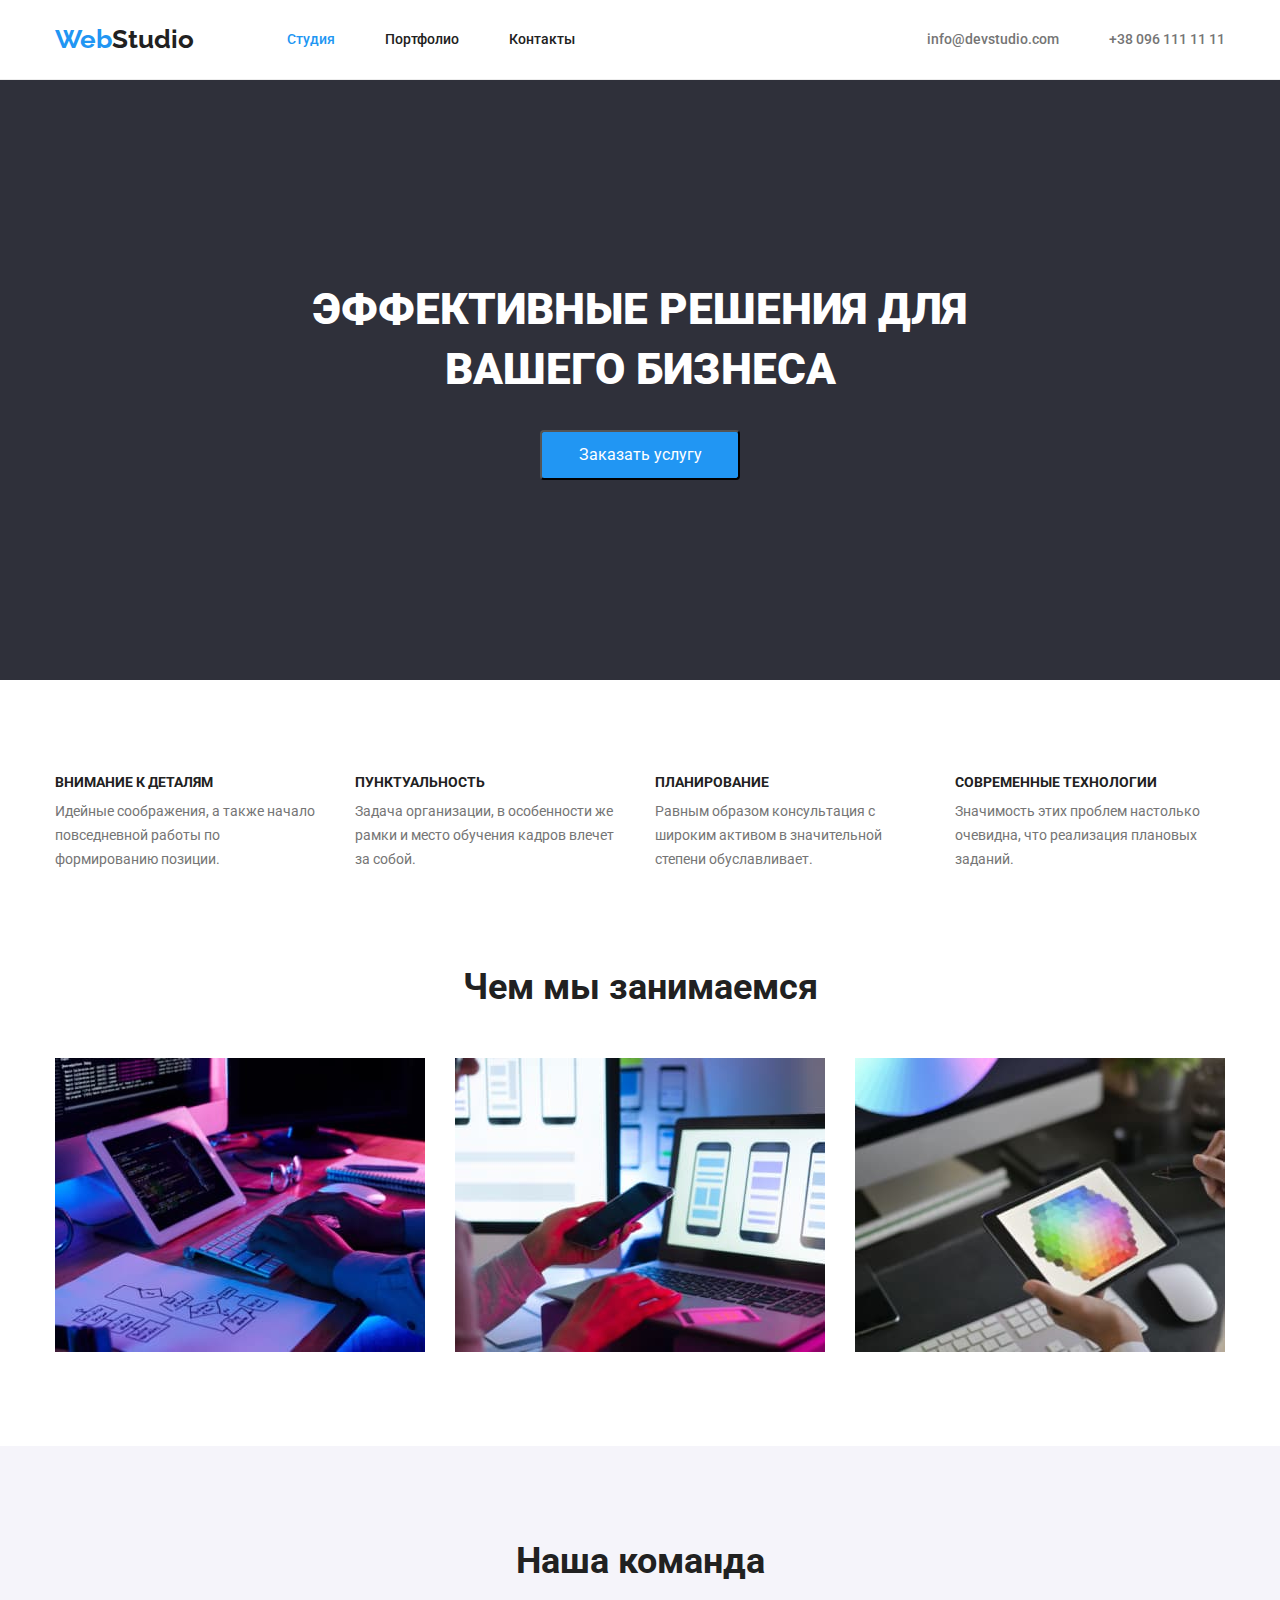
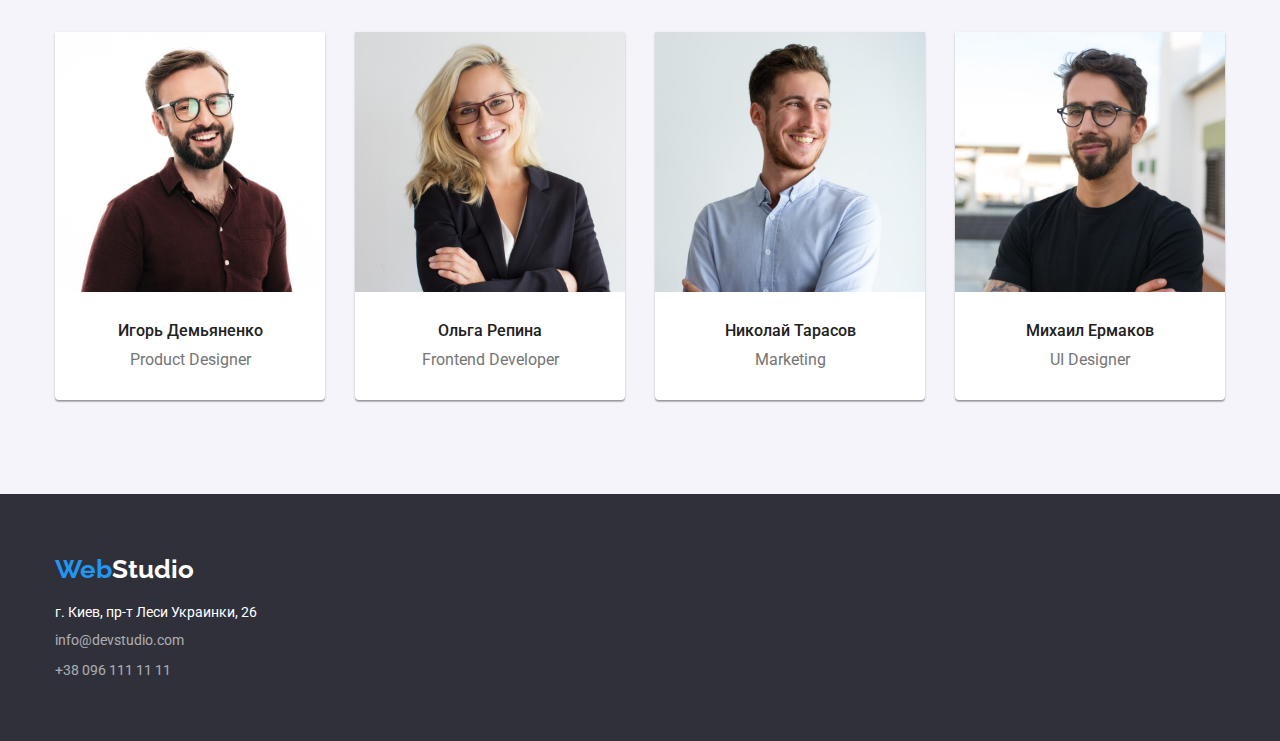
<file: index.html>
<!DOCTYPE html>
<html lang="ru">
  <head>
    <meta charset="UTF-8" />
    <meta http-equiv="X-UA-Compatible" content="IE=edge" />
    <meta name="viewport" content="width=device-width, initial-scale=1.0" />
    <title>Студия</title>
    <link rel="stylesheet" href="./css//modern-normalize.css" />
    <link rel="preconnect" href="https://fonts.gstatic.com" />
    <link
      href="https://fonts.googleapis.com/css2?family=Raleway:wght@700&family=Roboto:wght@400;500;700;900&display=swap"
      rel="stylesheet"
    />
    <link rel="stylesheet" href="./css//styles.css" />
  </head>
  <body>
    <!-- HEADER -->

    <header class="header">
      <div class="container header-container">
        <nav class="nav">
          <a href="./index.html" class="logo link"><span class="accent">Web</span>Studio</a>
          <ul class="site-nav list">
            <li class="nav-item">
              <a class="nav-link link curent" href="./index.html">Студия</a>
            </li>
            <li class="nav-item">
              <a class="nav-link link" href="./portfolio.html">Портфолио</a>
            </li>
            <li class="nav-item">
              <a class="nav-link link" href="#">Контакты</a>
            </li>
          </ul>
        </nav>

        <ul class="contacts list">
          <li class="contacts-item">
            <a class="contacts-link link" href="mailto:info@devstudio.com">info@devstudio.com</a>
          </li>
          <li class="contacts-item">
            <a class="contacts-link link" href="tel:+380961111111">+38 096 111 11 11</a>
          </li>
        </ul>
      </div>
    </header>

    <!-- MAIN -->

    <main>
      <section class="hero">
        <h1 class="hero-title">Эффективные решения для вашего бизнеса</h1>
        <button class="hero-btn" type="button">Заказать услугу</button>
      </section>

      <section class="about section">
        <div class="container">
          <h2 class="title visually-hidden">Про компанию</h2>
          <ul class="about-list list">
            <li class="about-list-item">
              <h3 class="about-subtitle">Внимание к деталям</h3>
              <p class="about-description">
                Идейные соображения, а также начало повседневной работы по формированию позиции.
              </p>
            </li>
            <li class="about-list-item">
              <h3 class="about-subtitle">Пунктуальность</h3>
              <p class="about-description">
                Задача организации, в особенности же рамки и место обучения кадров влечет за собой.
              </p>
            </li>
            <li class="about-list-item">
              <h3 class="about-subtitle">Планирование</h3>
              <p class="about-description">
                Равным образом консультация с широким активом в значительной степени обуславливает.
              </p>
            </li>
            <li class="about-list-item">
              <h3 class="about-subtitle">Современные технологии</h3>
              <p class="about-description">
                Значимость этих проблем настолько очевидна, что реализация плановых заданий.
              </p>
            </li>
          </ul>
        </div>
      </section>

      <section class="our-work section">
        <div class="container">
          <h2 class="title">Чем мы занимаемся</h2>
          <ul class="our-work-list list">
            <li class="our-work-item">
              <img src="./images/img1.jpg" width="370" alt="Человек работает за компьютером" />
            </li>
            <li class="our-work-item">
              <img
                src="./images/img2.jpg"
                width="370"
                alt="Человек с телефон в руке работает за компьютером"
              />
            </li>
            <li class="our-work-item">
              <img src="./images//img3.jpg" width="370" alt="Человек держит в левой руке планшет" />
            </li>
          </ul>
        </div>
      </section>

      <section class="team section">
        <div class="container">
          <h2 class="title">Наша команда</h2>
          <ul class="team-list list">
            <li class="team-item">
              <img src="./images/img4.jpg" width="270" alt="Фотография Игоря Демьяненка" />
              <div class="card-info">
                <h3 class="team-subtitle">Игорь Демьяненко</h3>
                <p class="team-description">Product Designer</p>
              </div>
            </li>
            <li class="team-item">
              <img src="./images/img5.jpg" width="270" alt="Фотография Ольги Репиной" />
              <div class="card-info">
                <h3 class="team-subtitle">Ольга Репина</h3>
                <p class="team-description">Frontend Developer</p>
              </div>
            </li>
            <li class="team-item">
              <img src="./images/img6.jpg" width="270" alt="Фотография Николая Тарасова" />
              <div class="card-info">
                <h3 class="team-subtitle">Николай Тарасов</h3>
                <p class="team-description">Marketing</p>
              </div>
            </li>
            <li class="team-item">
              <img src="./images/img7.jpg" width="270" alt="Фотография Михаила Ермакова" />
              <div class="card-info">
                <h3 class="team-subtitle">Михаил Ермаков</h3>
                <p class="team-description">UI Designer</p>
              </div>
            </li>
          </ul>
        </div>
      </section>
    </main>

    <!-- FOOTER -->

    <footer class="footer">
      <div class="container">
        <a href="./index.html" class="logo link"><span class="accent">Web</span>Studio</a>
        <address class="address">
          <p class="office-address">г. Киев, пр-т Леси Украинки, 26</p>
          <ul class="contacts list">
            <li class="contacts-item">
              <a class="contacts-link link" href="mailto:info@devstudio.com">info@devstudio.com</a>
            </li>
            <li class="contacts-item">
              <a class="contacts-link link" href="tel:+380961111111">+38 096 111 11 11</a>
            </li>
          </ul>
        </address>
      </div>
    </footer>
  </body>
</html>
</file>
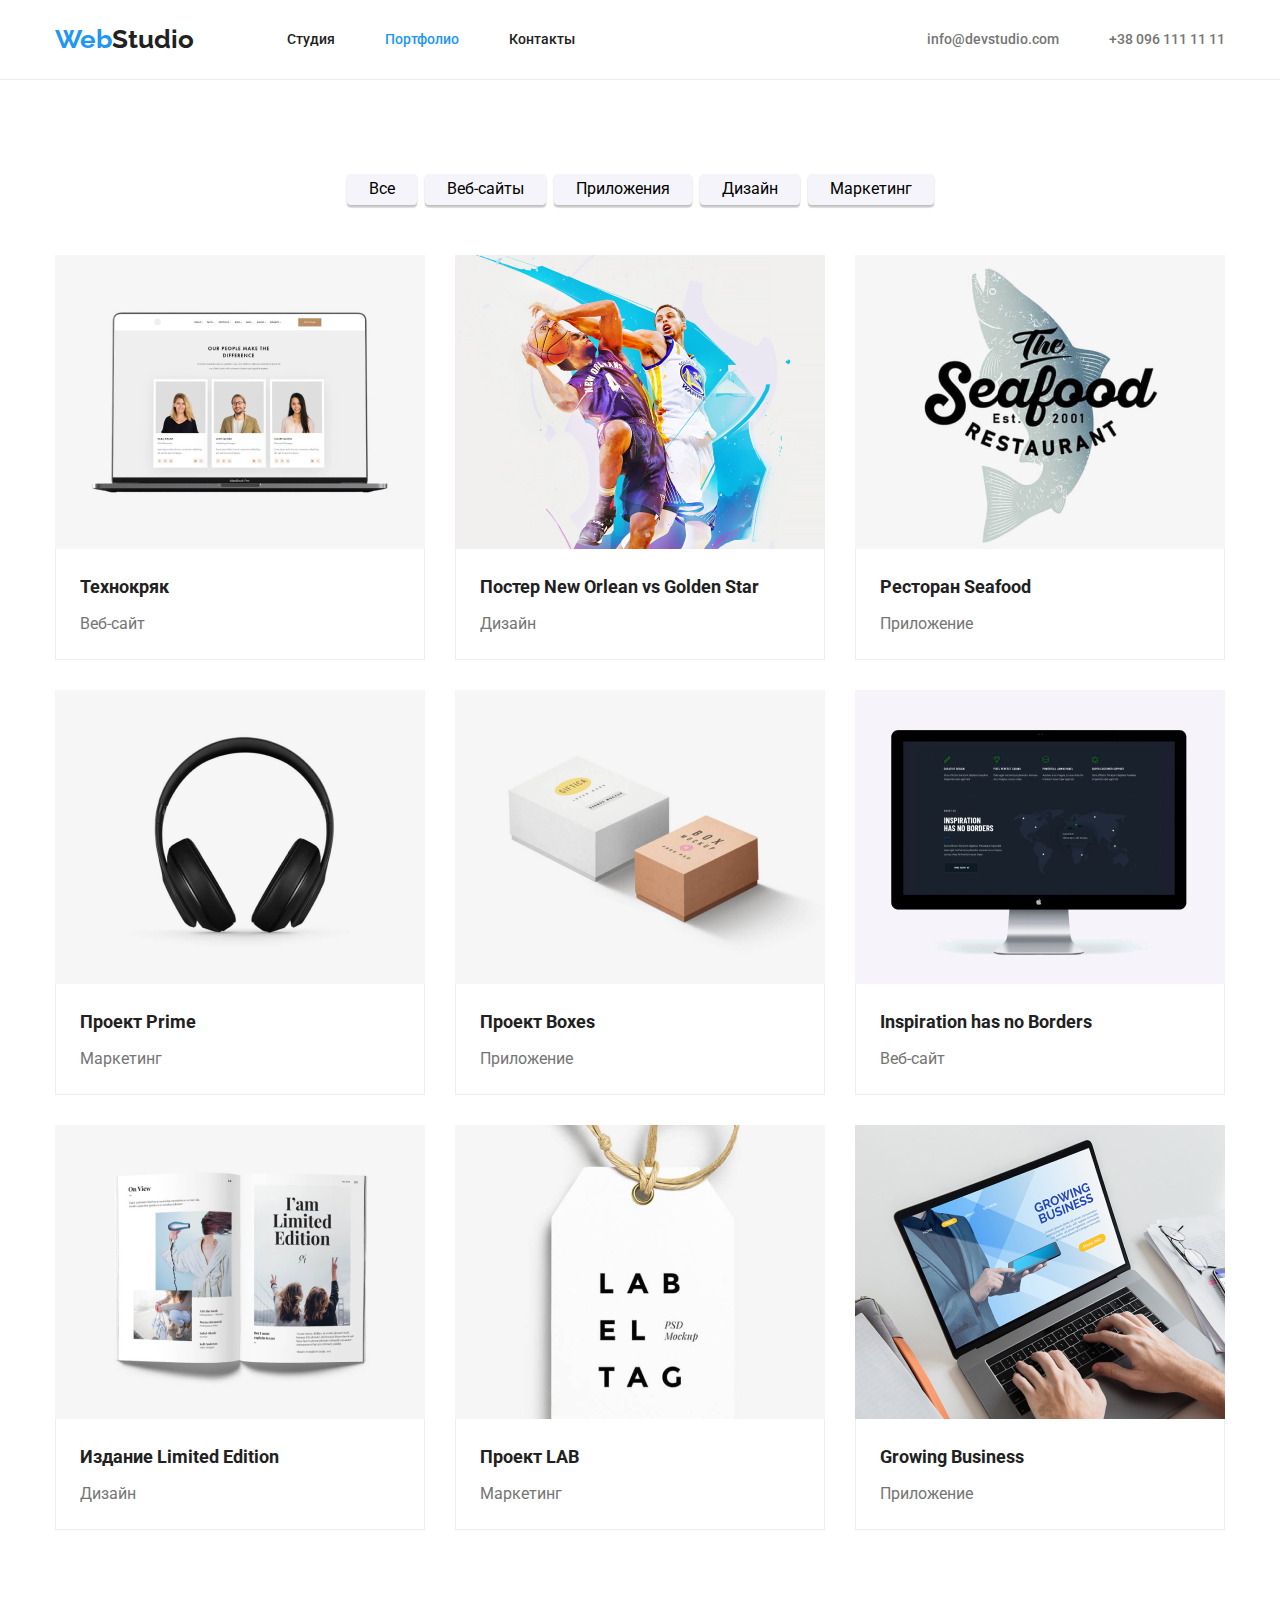
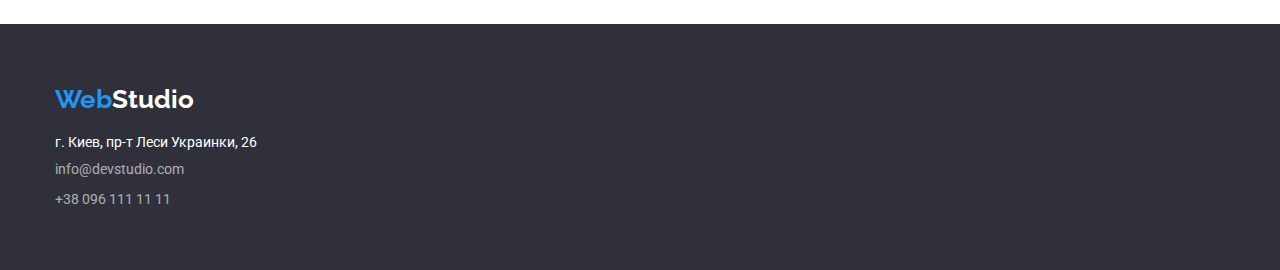
<file: portfolio.html>
<!DOCTYPE html>
<html lang="ru">
  <head>
    <meta charset="UTF-8" />
    <meta http-equiv="X-UA-Compatible" content="IE=edge" />
    <meta name="viewport" content="width=device-width, initial-scale=1.0" />
    <title>Портфолио</title>
    <link rel="stylesheet" href="./css//modern-normalize.css" />

    <link rel="preconnect" href="https://fonts.gstatic.com" />
    <link
      href="https://fonts.googleapis.com/css2?family=Raleway:wght@700&family=Roboto:wght@400;500;700;900&display=swap"
      rel="stylesheet"
    />
    <link rel="stylesheet" href="./css/styles.css" />
  </head>
  <body>
    <!-- HEADER -->

    <header class="header">
      <div class="container header-container">
        <nav class="nav">
          <a href="./index.html" class="logo link"><span class="accent">Web</span>Studio</a>
          <ul class="site-nav list">
            <li class="nav-item">
              <a class="nav-link link" href="./index.html">Студия</a>
            </li>
            <li class="nav-item">
              <a class="nav-link link curent" href="./portfolio.html">Портфолио</a>
            </li>
            <li class="nav-item">
              <a class="nav-link link" href="#">Контакты</a>
            </li>
          </ul>
        </nav>
        <ul class="contacts list">
          <li class="contacts-item">
            <a class="contacts-link link" href="mailto:info@devstudio.com">info@devstudio.com</a>
          </li>
          <li class="contacts-item">
            <a class="contacts-link link" href="tel:+380961111111">+38 096 111 11 11</a>
          </li>
        </ul>
      </div>
    </header>

    <!-- MAIN -->

    <main>
      <section class="section">
        <div class="container">
          <ul class="filtr-nav list">
            <li class="filtr-nav-item"><button type="button">Все</button></li>
            <li class="filtr-nav-item">
              <button type="button">Веб-сайты</button>
            </li>
            <li class="filtr-nav-item">
              <button type="button">Приложения</button>
            </li>
            <li class="filtr-nav-item">
              <button type="button">Дизайн</button>
            </li>
            <li class="filtr-nav-item">
              <button type="button">Маркетинг</button>
            </li>
          </ul>

          <ul class="projects list">
            <li class="projects-item">
              <img src="./images/img8.jpg" width="370" alt="Ноутбук" />
              <div class="projects-info">
                <h2 class="projects-title">Технокряк</h2>
                <p class="projects-description">Веб-сайт</p>
              </div>
            </li>

            <li class="projects-item">
              <img src="./images/img9.jpg" width="370" alt="Два игрока в баскетбол" />
              <div class="projects-info">
                <h2 class="projects-title">Постер New Orlean vs Golden Star</h2>
                <p class="projects-description">Дизайн</p>
              </div>
            </li>

            <li class="projects-item">
              <img src="./images/img10.jpg" width="370" alt="Логотип ресторана" />
              <div class="projects-info">
                <h2 class="projects-title">Ресторан Seafood</h2>
                <p class="projects-description">Приложение</p>
              </div>
            </li>
            <li class="projects-item">
              <img src="./images/img11.jpg" width="370" alt="Наушники" />
              <div class="projects-info">
                <h2 class="projects-title">Проект Prime</h2>
                <p class="projects-description">Маркетинг</p>
              </div>
            </li>

            <li class="projects-item">
              <img src="./images/img12.jpg" width="370" alt="Белая и коричневая коробки" />
              <div class="projects-info">
                <h2 class="projects-title">Проект Boxes</h2>
                <p class="projects-description">Приложение</p>
              </div>
            </li>

            <li class="projects-item">
              <img src="./images/img13.jpg" width="370" alt="Монитор" />
              <div class="projects-info">
                <h2 class="projects-title">Inspiration has no Borders</h2>
                <p class="projects-description">Веб-сайт</p>
              </div>
            </li>

            <li class="projects-item">
              <img src="./images/img14.jpg" width="370" alt="Открытый буклет" />
              <div class="projects-info">
                <h2 class="projects-title">Издание Limited Edition</h2>
                <p class="projects-description">Дизайн</p>
              </div>
            </li>

            <li class="projects-item">
              <img src="./images/img15.jpg" width="370" alt="Бирка" />
              <div class="projects-info">
                <h2 class="projects-title">Проект LAB</h2>
                <p class="projects-description">Маркетинг</p>
              </div>
            </li>

            <li class="projects-item">
              <img src="./images/img16.jpg" width="370" alt="Человек работает за ноутбуком" />
              <div class="projects-info">
                <h2 class="projects-title">Growing Business</h2>
                <p class="projects-description">Приложение</p>
              </div>
            </li>
          </ul>
        </div>
      </section>
    </main>

    <!-- FOOTER -->

    <footer class="footer">
      <div class="container">
        <a href="./index.html" class="logo link"><span class="accent">Web</span>Studio</a>
        <address class="address">
          <p class="office-address">г. Киев, пр-т Леси Украинки, 26</p>
          <ul class="contacts list">
            <li class="contacts-item">
              <a class="contacts-link link" href="mailto:info@devstudio.com">info@devstudio.com</a>
            </li>
            <li class="contacts-item">
              <a class="contacts-link link" href="tel:+380961111111">+38 096 111 11 11</a>
            </li>
          </ul>
        </address>
      </div>
    </footer>
  </body>
</html>
</file>
<file: css/styles.css>
:root {
  --black-color: #212121;
  --blue-color: #2196f3;
  --grey-color: #757575;
  --white-color: #ffffff;
  --background-color: #2f303a;
  --light-white-color: #f5f4fa;
}

body {
  font-family: 'Roboto', sans-serif;
  color: var(--black-color);
}

.link {
  text-decoration: none;
  color: var(--black-color);
}

.list {
  list-style: none;
}

/* ========== COMPONENTS ========== */

.accent {
  color: var(--blue-color);
}

.contacts {
  font-weight: 500;
  font-size: 14px;
  line-height: 1.5;
}

.header .contacts-link {
  color: var(--grey-color);
}

.contacts-link:hover,
.contacts-link:focus {
  color: var(--blue-color);
}

.title {
  font-weight: 700;
  font-size: 36px;
  line-height: 1.17;
}

.curent {
  color: var(--blue-color);
}

.container {
  margin-left: auto;
  margin-right: auto;
  width: 1200px;
  padding-left: 15px;
  padding-right: 15px;
}

.section {
  padding-top: 94px;
  padding-bottom: 94px;
}

img {
  display: block;
}

.visually-hidden {
  position: absolute;
  width: 1px;
  height: 1px;
  margin: -1px;
  border: 0;
  padding: 0;

  white-space: nowrap;
  clip-path: inset(100%);
  clip: rect(0 0 0 0);
  overflow: hidden;
}
/* ========== END COMPONENTS ========== */

/* ========== HEADER ========== */
.header {
  padding-top: 24px;
  padding-bottom: 25px;
  border-bottom: 1px solid #ececec;
}
.header-container {
  display: flex;
  align-items: center;
  justify-content: space-between;
}

.logo {
  font-family: 'Raleway', sans-serif;
  font-weight: 700;
  font-size: 26px;
  line-height: 1.17;
}

.nav {
  display: flex;
  align-items: center;
}

.nav-item:not(:last-child),
.contacts-item:not(:last-child) {
  margin-right: 50px;
}

.site-nav {
  margin-left: 93px;
  font-weight: 500;
  font-size: 14px;
  line-height: 1.17;
}

.site-nav,
.header .contacts {
  display: flex;
  align-items: center;
}

.nav-link {
  padding-top: 32px;
  padding-bottom: 32px;
}

.nav-link:hover,
.nav-link:focus {
  color: var(--blue-color);
}

/* ========== END HEADER ========== */

/* ========== MAIN ========== */
.hero {
  text-align: center;
  background-color: var(--background-color);
  padding-top: 200px;
  padding-bottom: 200px;
}

.hero-title {
  font-weight: 900;
  font-size: 44px;
  line-height: 1.36;
  text-transform: uppercase;
  color: var(--white-color);
  margin-bottom: 30px;
  width: 696px;
  margin-left: auto;
  margin-right: auto;
}

.hero-btn {
  background-color: var(--blue-color);
  color: var(--white-color);
  width: 200px;
  height: 50px;
  border-radius: 4px;
}

.hero-btn:hover,
.hero-btn:focus {
  background-color: #188ce8;
  color: var(--white-color);
}

.about {
  padding-bottom: 0;
}

.about-list {
  display: flex;
}

.about-subtitle {
  font-weight: 700;
  font-size: 14px;
  line-height: 1.17;
  text-transform: uppercase;
  margin-bottom: 10px;
}

.about-description {
  color: var(--grey-color);
  font-size: 14px;
  line-height: 1.71;
}

.about-list-item {
  max-width: 270px;
}

.about-list-item:not(:last-child) {
  margin-right: 30px;
}

.our-work .title,
.team .title {
  text-align: center;
  margin-bottom: 50px;
}
.our-work-list {
  display: flex;
}
.our-work-item:not(:last-child),
.team-item:not(:last-child) {
  margin-right: 30px;
}

.team {
  background-color: var(--light-white-color);
}

.team-subtitle {
  font-weight: 500;
  font-size: 16px;
  line-height: 1.17;
  text-align: center;
}

.team-description {
  color: var(--grey-color);
  font-size: 16px;
  line-height: 1.17;
  margin-top: 10px;
  text-align: center;
}

.team-item {
  background-color: var(--white-color);
  box-shadow: 0px 1px 3px rgba(0, 0, 0, 0.12), 0px 1px 1px rgba(0, 0, 0, 0.14),
    0px 2px 1px rgba(0, 0, 0, 0.2);
  border-radius: 0px 0px 4px 4px;
  max-width: 270px;
}

.team-list {
  display: flex;
}

.card-info {
  padding-top: 30px;
  padding-bottom: 30px;
}

/* PORTFOLIO.HTML */

.filtr-nav {
  display: flex;
  justify-content: center;
  margin-bottom: 50px;
}

.filtr-nav button {
  cursor: pointer;
  background-color: var(--light-white-color);
  padding: 6px 22px 6px 22px;
  border-radius: 4px;
  box-shadow: 0px 3px 1px rgb(0 0 0 / 10%), 0px 1px 2px rgb(0 0 0 / 8%),
    0px 2px 2px rgb(0 0 0 / 12%);
  border: 0;
}

.filtr-nav button:hover,
.filtr-nav button:focus {
  background-color: var(--blue-color);
  color: var(--white-color);
}

.filtr-nav-item:not(:last-child) {
  margin-right: 8px;
}

.projects {
  display: flex;
  flex-wrap: wrap;
  margin-right: -30px;
  margin-top: -30px;
}

.projects-item {
  margin-right: 30px;
  margin-top: 30px;
  flex-basis: calc(100% / 3 - 30px);
}

.projects-title {
  font-weight: 700;
  font-size: 18px;
  line-height: 2;
  margin-bottom: 4px;
}

.projects-description {
  color: var(--grey-color);
  font-size: 16px;
  line-height: 1.87;
}

.projects-info {
  border-left: 1px solid #eeeeee;
  border-right: 1px solid #eeeeee;
  border-bottom: 1px solid #eeeeee;
  padding: 20px 24px 20px 24px;
}
/* ========== END MAIN ========== */

/* ========== FOOTER ========== */

.footer {
  background-color: var(--background-color);
  padding-top: 60px;
  padding-bottom: 60px;
}

.footer .contacts-link {
  color: var(--white-color);
  font-weight: 400;
  font-size: 14px;
  line-height: 1.17;
  opacity: 0.6;
}

.footer .contacts-link:hover,
.footer .contacts-link:focus {
  color: var(--blue-color);
  opacity: 1;
}

.footer .logo {
  color: var(--white-color);
}

.office-address {
  color: var(--white-color);
  font-size: 14px;
  line-height: 1.17;
}

.address {
  font-style: normal;
  margin-top: 20px;
}

.office-address,
.footer .contacts-item:not(:last-child) {
  margin-bottom: 9px;
}

/* ========== END FOOTER ========== */
</file>
